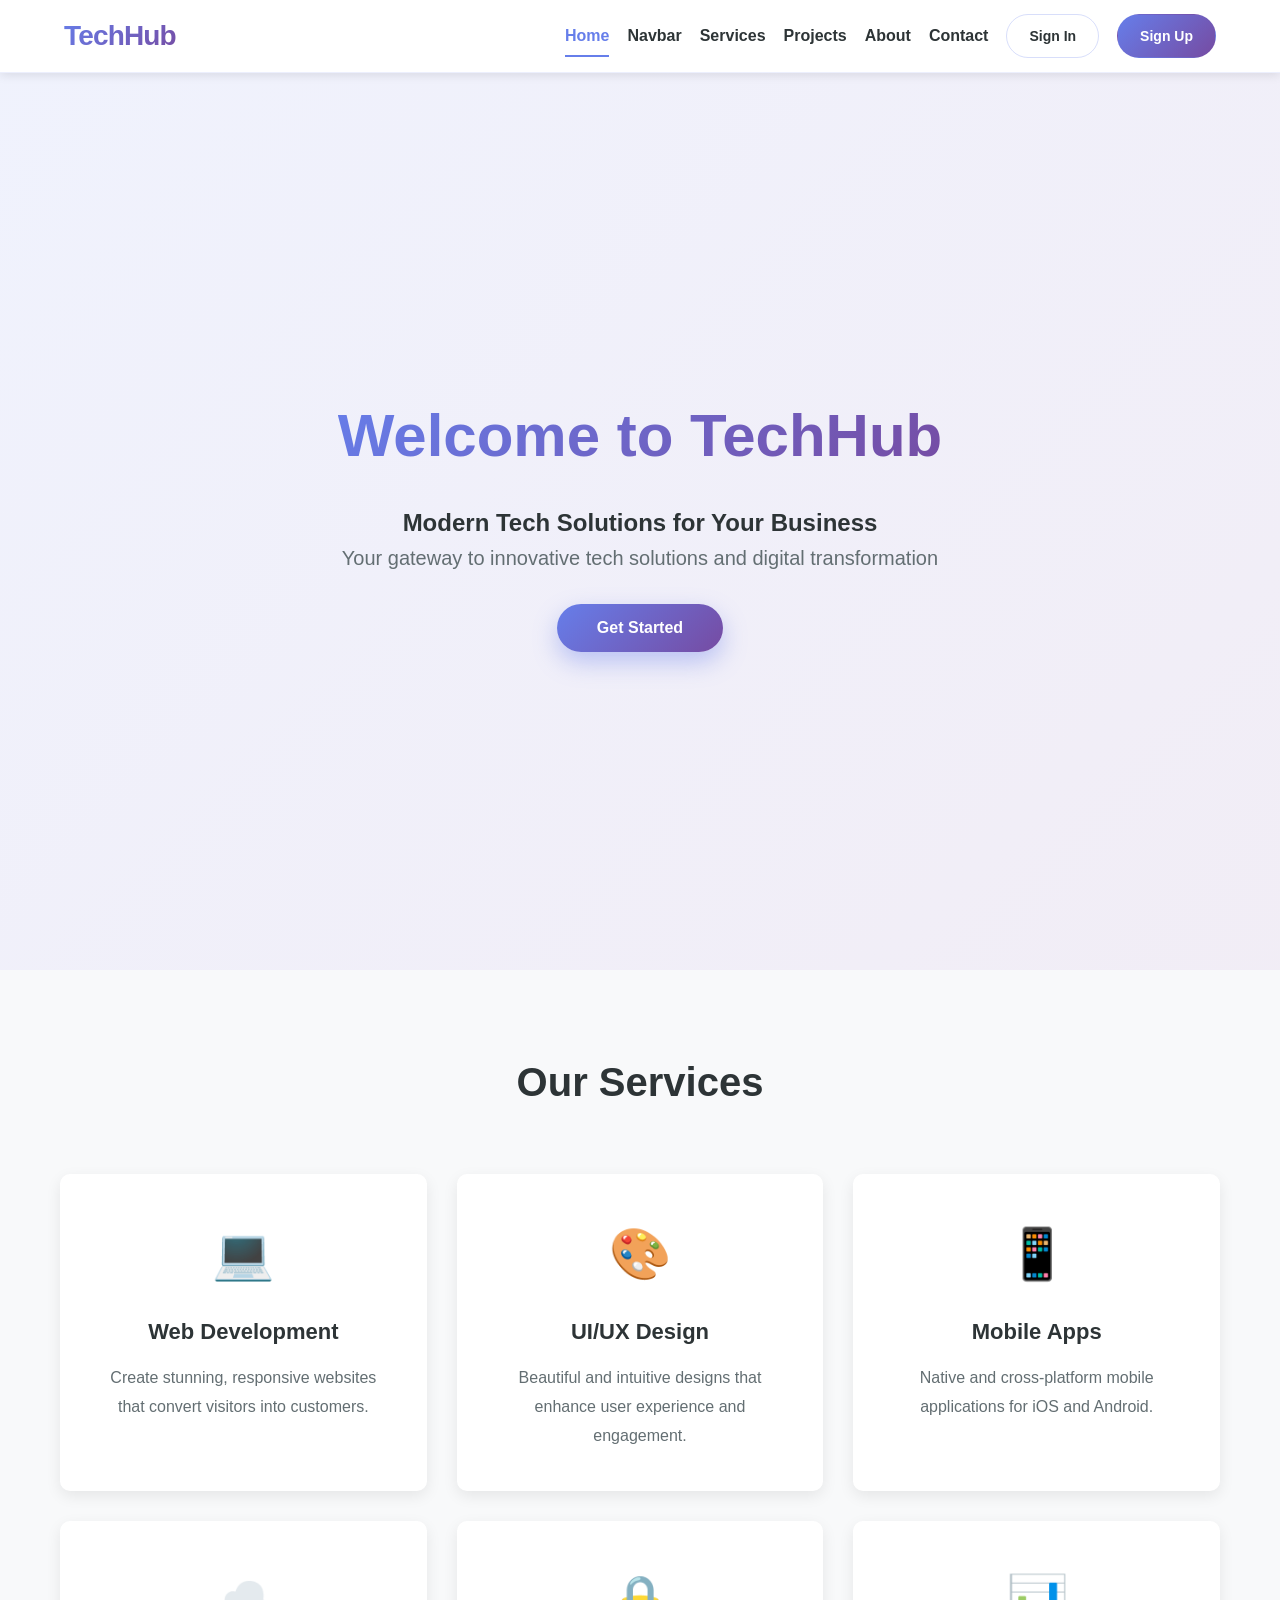
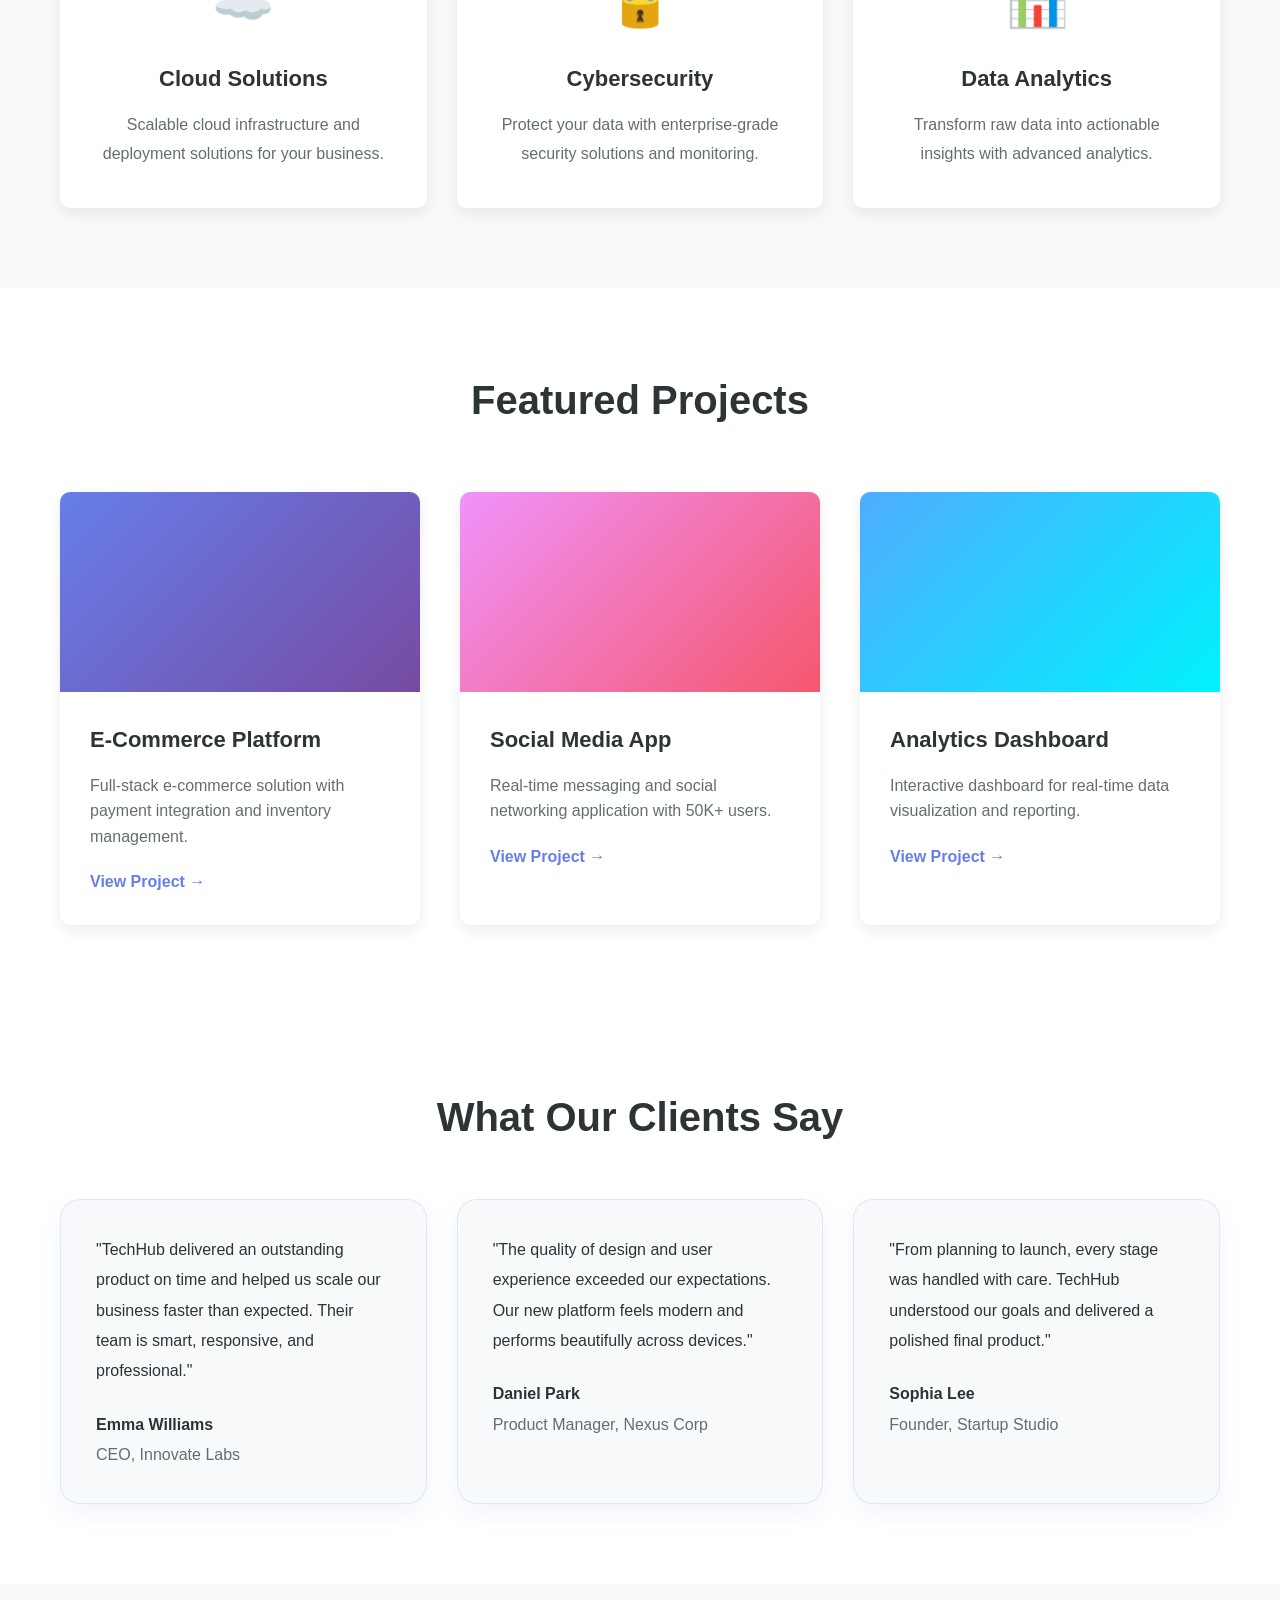
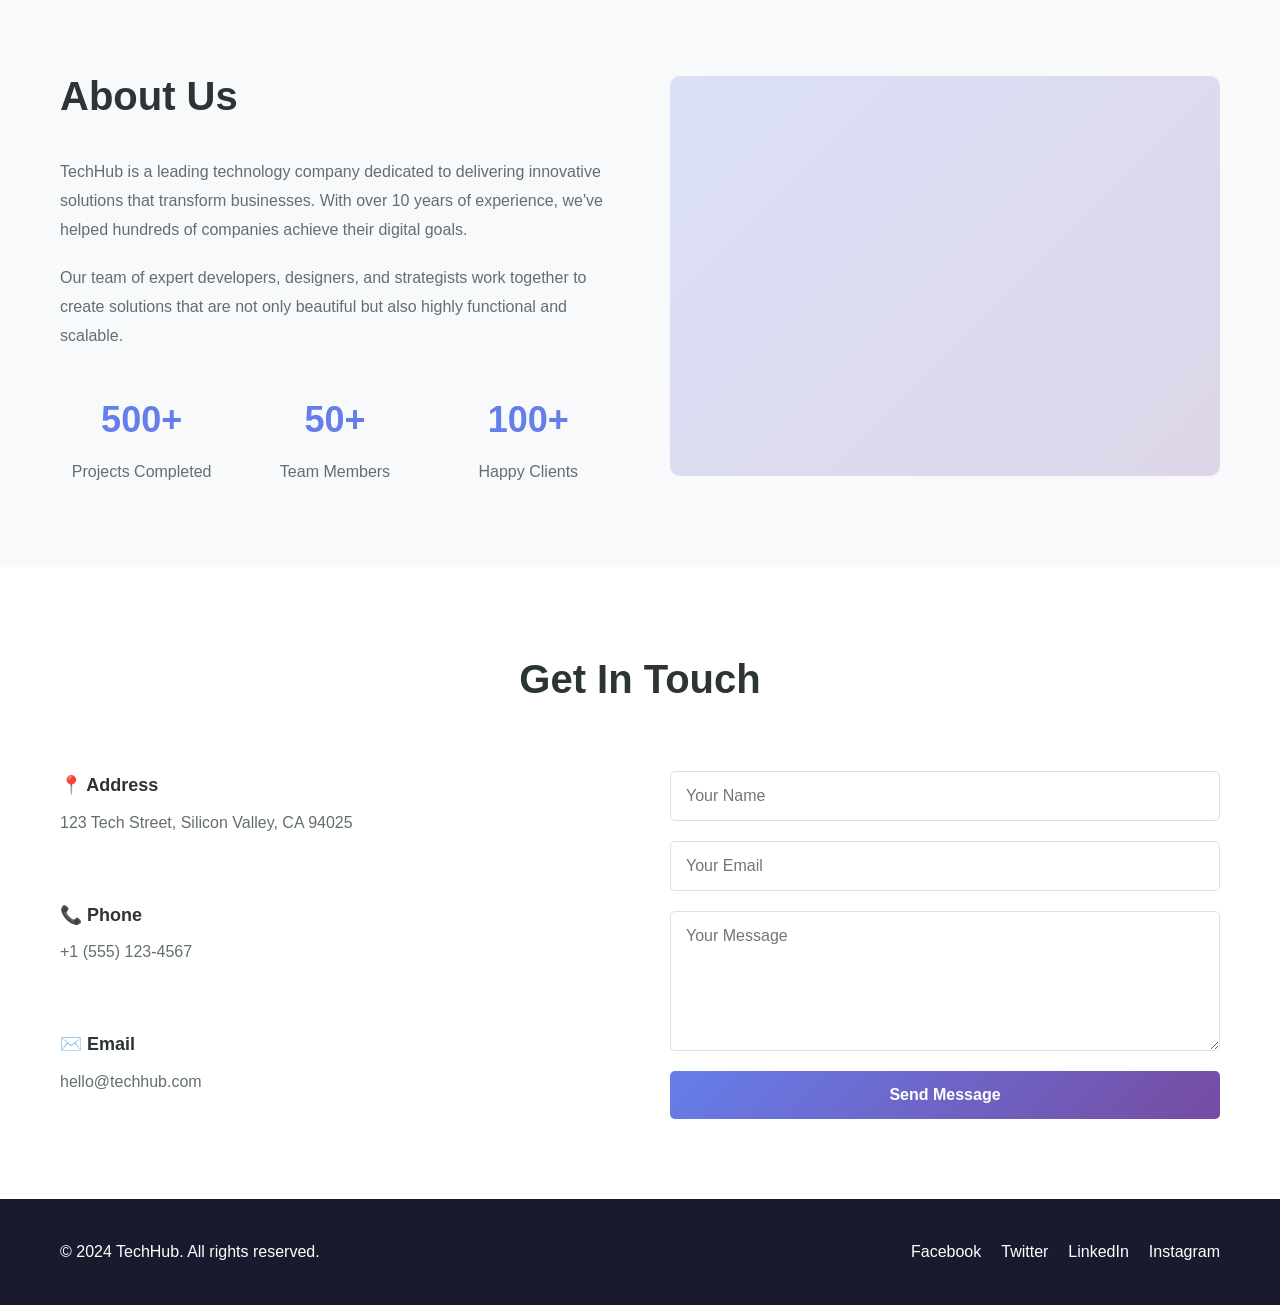
<file: index.html>
<!doctype html>
<html lang="en">
  <head>
    <meta charset="UTF-8" />
    <meta name="viewport" content="width=device-width, initial-scale=1.0" />
    <title>TechHub - Modern Tech Solutions</title>
    <link rel="stylesheet" href="styles.css" />
  </head>
  <body>
    <!-- Navigation -->
    <nav class="navbar">
      <div class="nav-container">
        <div class="logo">TechHub</div>
        <ul class="nav-menu" id="navMenu">
          <li><a href="#home" class="nav-link">Home</a></li>
          <li><a href="navbar.html" class="nav-link">Navbar</a></li>
          <li><a href="#services" class="nav-link">Services</a></li>
          <li><a href="#projects" class="nav-link">Projects</a></li>
          <li><a href="#about" class="nav-link">About</a></li>
          <li><a href="#contact" class="nav-link">Contact</a></li>
          <li><a href="login.html" class="btn btn-signin">Sign In</a></li>
          <li><a href="#" class="btn btn-signup">Sign Up</a></li>
        </ul>
        <div class="hamburger" id="hamburger">
          <span></span>
          <span></span>
          <span></span>
        </div>
      </div>
    </nav>

    <!-- Hero Section -->
    <section class="hero" id="home">
      <div class="hero-content">
        <h1>Welcome to TechHub</h1>
        <h2>Modern Tech Solutions for Your Business</h2>
        <p>
          Your gateway to innovative tech solutions and digital transformation
        </p>
        <button class="cta-button">Get Started</button>
      </div>
      <div class="hero-background"></div>
    </section>

    <!-- Services Section -->
    <section class="services" id="services">
      <div class="container">
        <h2>Our Services</h2>
        <div class="services-grid">
          <div class="service-card">
            <div class="service-icon">💻</div>
            <h3>Web Development</h3>
            <p>
              Create stunning, responsive websites that convert visitors into
              customers.
            </p>
          </div>
          <div class="service-card">
            <div class="service-icon">🎨</div>
            <h3>UI/UX Design</h3>
            <p>
              Beautiful and intuitive designs that enhance user experience and
              engagement.
            </p>
          </div>
          <div class="service-card">
            <div class="service-icon">📱</div>
            <h3>Mobile Apps</h3>
            <p>
              Native and cross-platform mobile applications for iOS and Android.
            </p>
          </div>
          <div class="service-card">
            <div class="service-icon">☁️</div>
            <h3>Cloud Solutions</h3>
            <p>
              Scalable cloud infrastructure and deployment solutions for your
              business.
            </p>
          </div>
          <div class="service-card">
            <div class="service-icon">🔒</div>
            <h3>Cybersecurity</h3>
            <p>
              Protect your data with enterprise-grade security solutions and
              monitoring.
            </p>
          </div>
          <div class="service-card">
            <div class="service-icon">📊</div>
            <h3>Data Analytics</h3>
            <p>
              Transform raw data into actionable insights with advanced
              analytics.
            </p>
          </div>
        </div>
      </div>
    </section>

    <!-- Projects Section -->
    <section class="projects" id="projects">
      <div class="container">
        <h2>Featured Projects</h2>
        <div class="projects-grid">
          <div class="project-card">
            <div
              class="project-image"
              style="
                background: linear-gradient(135deg, #667eea 0%, #764ba2 100%);
              "
            ></div>
            <h3>E-Commerce Platform</h3>
            <p>
              Full-stack e-commerce solution with payment integration and
              inventory management.
            </p>
            <a href="#" class="project-link">View Project →</a>
          </div>
          <div class="project-card">
            <div
              class="project-image"
              style="
                background: linear-gradient(135deg, #f093fb 0%, #f5576c 100%);
              "
            ></div>
            <h3>Social Media App</h3>
            <p>
              Real-time messaging and social networking application with 50K+
              users.
            </p>
            <a href="#" class="project-link">View Project →</a>
          </div>
          <div class="project-card">
            <div
              class="project-image"
              style="
                background: linear-gradient(135deg, #4facfe 0%, #00f2fe 100%);
              "
            ></div>
            <h3>Analytics Dashboard</h3>
            <p>
              Interactive dashboard for real-time data visualization and
              reporting.
            </p>
            <a href="#" class="project-link">View Project →</a>
          </div>
        </div>
      </div>
    </section>

    <!-- Testimonials Section -->
    <section class="testimonials" id="testimonials">
      <div class="container">
        <h2>What Our Clients Say</h2>
        <div class="testimonials-grid">
          <div class="testimonial-card">
            <p>
              "TechHub delivered an outstanding product on time and helped us
              scale our business faster than expected. Their team is smart,
              responsive, and professional."
            </p>
            <div class="testimonial-author">
              <strong>Emma Williams</strong>
              <span>CEO, Innovate Labs</span>
            </div>
          </div>
          <div class="testimonial-card">
            <p>
              "The quality of design and user experience exceeded our
              expectations. Our new platform feels modern and performs
              beautifully across devices."
            </p>
            <div class="testimonial-author">
              <strong>Daniel Park</strong>
              <span>Product Manager, Nexus Corp</span>
            </div>
          </div>
          <div class="testimonial-card">
            <p>
              "From planning to launch, every stage was handled with care.
              TechHub understood our goals and delivered a polished final
              product."
            </p>
            <div class="testimonial-author">
              <strong>Sophia Lee</strong>
              <span>Founder, Startup Studio</span>
            </div>
          </div>
        </div>
      </div>
    </section>

    <!-- About Section -->
    <section class="about" id="about">
      <div class="container">
        <div class="about-content">
          <div class="about-text">
            <h2>About Us</h2>
            <p>
              TechHub is a leading technology company dedicated to delivering
              innovative solutions that transform businesses. With over 10 years
              of experience, we've helped hundreds of companies achieve their
              digital goals.
            </p>
            <p>
              Our team of expert developers, designers, and strategists work
              together to create solutions that are not only beautiful but also
              highly functional and scalable.
            </p>
            <div class="about-stats">
              <div class="stat">
                <h4>500+</h4>
                <p>Projects Completed</p>
              </div>
              <div class="stat">
                <h4>50+</h4>
                <p>Team Members</p>
              </div>
              <div class="stat">
                <h4>100+</h4>
                <p>Happy Clients</p>
              </div>
            </div>
          </div>
          <div class="about-image">
            <div class="placeholder-image"></div>
          </div>
        </div>
      </div>
    </section>

    <!-- Contact Section -->
    <section class="contact" id="contact">
      <div class="container">
        <h2>Get In Touch</h2>
        <div class="contact-content">
          <div class="contact-info">
            <div class="contact-item">
              <h4>📍 Address</h4>
              <p>123 Tech Street, Silicon Valley, CA 94025</p>
            </div>
            <div class="contact-item">
              <h4>📞 Phone</h4>
              <p>+1 (555) 123-4567</p>
            </div>
            <div class="contact-item">
              <h4>✉️ Email</h4>
              <p>hello@techhub.com</p>
            </div>
          </div>
          <form class="contact-form" id="contactForm">
            <input type="text" placeholder="Your Name" required />
            <input type="email" placeholder="Your Email" required />
            <textarea placeholder="Your Message" rows="6" required></textarea>
            <button type="submit" class="submit-button">Send Message</button>
          </form>
        </div>
      </div>
    </section>

    <!-- Footer -->
    <footer class="footer">
      <div class="container">
        <p>&copy; 2024 TechHub. All rights reserved.</p>
        <div class="social-links">
          <a href="#" class="social-link">Facebook</a>
          <a href="#" class="social-link">Twitter</a>
          <a href="#" class="social-link">LinkedIn</a>
          <a href="#" class="social-link">Instagram</a>
        </div>
      </div>
    </footer>

    <script src="script.js"></script>
  </body>
</html>
</file>
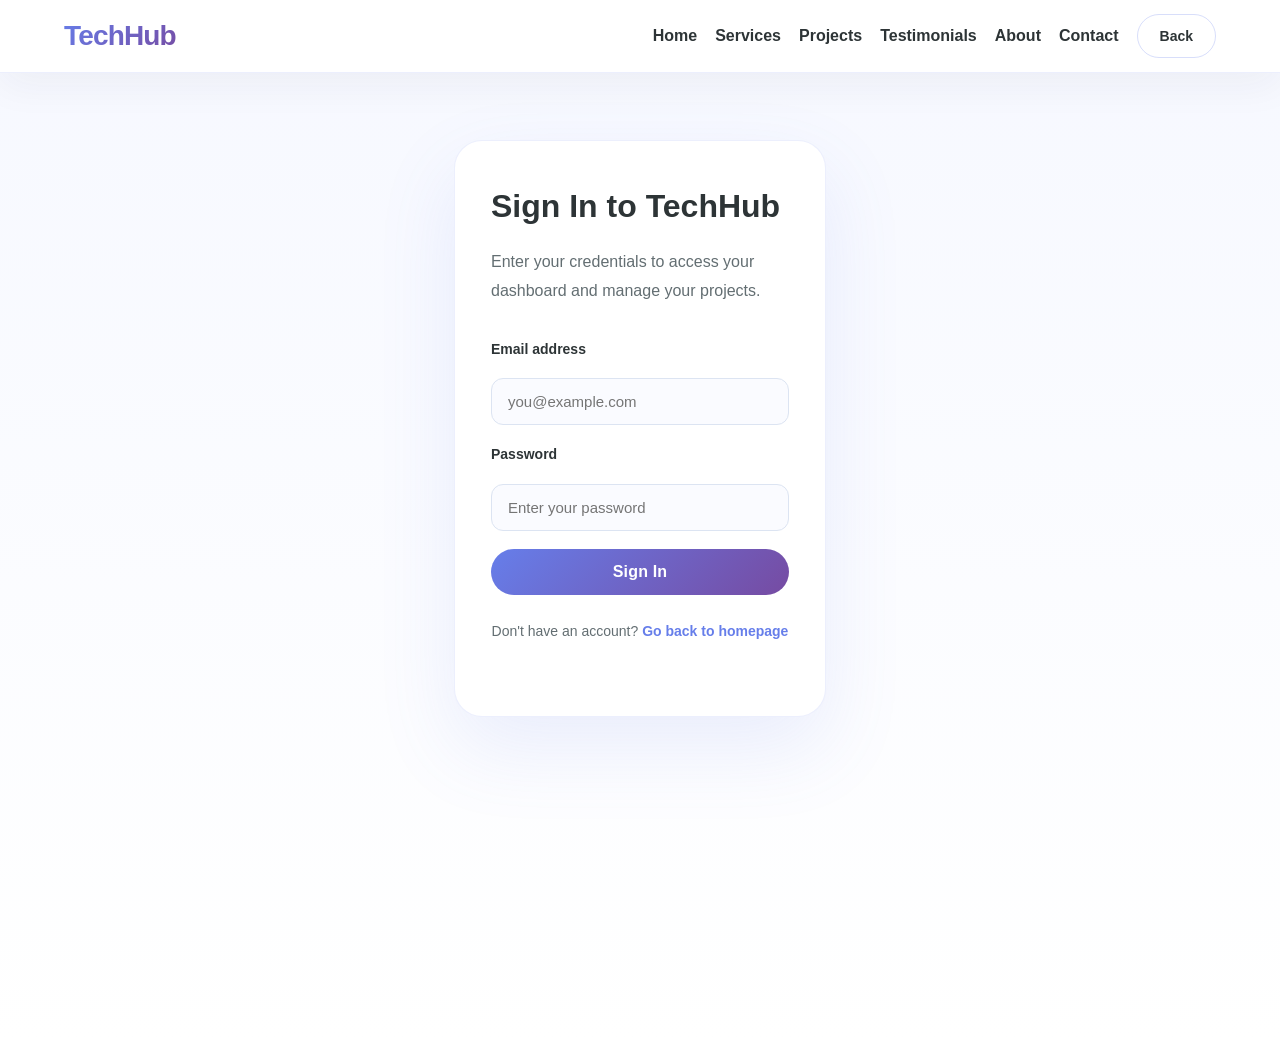
<file: login.html>
<!doctype html>
<html lang="en">
  <head>
    <meta charset="UTF-8" />
    <meta name="viewport" content="width=device-width, initial-scale=1.0" />
    <title>TechHub Login</title>
    <link rel="stylesheet" href="styles.css" />
  </head>
  <body class="login-page">
    <nav class="navbar">
      <div class="nav-container">
        <div class="logo">TechHub</div>
        <ul class="nav-menu">
          <li><a href="index.html" class="nav-link">Home</a></li>
          <li><a href="index.html#services" class="nav-link">Services</a></li>
          <li><a href="index.html#projects" class="nav-link">Projects</a></li>
          <li>
            <a href="index.html#testimonials" class="nav-link">Testimonials</a>
          </li>
          <li><a href="index.html#about" class="nav-link">About</a></li>
          <li><a href="index.html#contact" class="nav-link">Contact</a></li>
          <li><a href="index.html" class="btn btn-signin">Back</a></li>
        </ul>
        <div class="hamburger" id="hamburger">
          <span></span>
          <span></span>
          <span></span>
        </div>
      </div>
    </nav>

    <main class="login-container">
      <div class="login-card">
        <h2>Sign In to TechHub</h2>
        <p>
          Enter your credentials to access your dashboard and manage your
          projects.
        </p>
        <form class="login-form" action="#" method="post">
          <label for="email">Email address</label>
          <input
            type="email"
            id="email"
            name="email"
            placeholder="you@example.com"
            required
          />

          <label for="password">Password</label>
          <input
            type="password"
            id="password"
            name="password"
            placeholder="Enter your password"
            required
          />

          <button type="submit" class="submit-button">Sign In</button>
        </form>
        <p class="login-note">
          Don't have an account?
          <a href="index.html" class="login-link">Go back to homepage</a>
        </p>
      </div>
    </main>
  </body>
</html>
</file>
<file: styles.css>
/* Reset and Base Styles */
* {
  margin: 0;
  padding: 0;
  box-sizing: border-box;
}

:root {
  --primary-color: #667eea;
  --secondary-color: #764ba2;
  --accent-color: #f5576c;
  --dark-bg: #1a1a2e;
  --light-bg: #f8f9fa;
  --text-dark: #2d3436;
  --text-light: #636e72;
  --white: #ffffff;
  --transition: all 0.3s ease;
}

html {
  scroll-behavior: smooth;
}

body {
  font-family: "Segoe UI", Tahoma, Geneva, Verdana, sans-serif;
  line-height: 1.6;
  color: var(--text-dark);
  background-color: var(--white);
}

.container {
  max-width: 1200px;
  margin: 0 auto;
  padding: 0 20px;
}

/* Navbar */
.navbar {
  position: fixed;
  top: 0;
  width: 100%;
  background: rgba(255, 255, 255, 0.92);
  backdrop-filter: blur(18px);
  border-bottom: 1px solid rgba(102, 126, 234, 0.12);
  box-shadow: 0 12px 40px rgba(36, 40, 60, 0.05);
  z-index: 1000;
  transition: var(--transition);
}

.nav-container {
  max-width: 1200px;
  margin: 0 auto;
  padding: 0 24px;
  display: flex;
  justify-content: space-between;
  align-items: center;
  height: 72px;
}

.logo {
  font-size: 28px;
  font-weight: 800;
  letter-spacing: -0.03em;
  background: linear-gradient(
    135deg,
    var(--primary-color),
    var(--secondary-color)
  );
  -webkit-background-clip: text;
  -webkit-text-fill-color: transparent;
  background-clip: text;
}

.nav-menu {
  display: flex;
  list-style: none;
  gap: 18px;
  align-items: center;
}

.nav-link,
.btn {
  text-decoration: none;
  color: var(--text-dark);
  font-weight: 600;
  transition: var(--transition);
  position: relative;
}

.nav-link {
  padding: 8px 0;
}

.nav-link::after {
  content: "";
  position: absolute;
  left: 0;
  bottom: -6px;
  width: 0;
  height: 2px;
  background: var(--primary-color);
  transition: var(--transition);
}

.nav-link:hover,
.nav-link.active {
  color: var(--primary-color);
}

.nav-link:hover::after,
.nav-link.active::after {
  width: 100%;
}

.btn {
  padding: 10px 22px;
  border-radius: 999px;
  font-size: 14px;
  border: 1px solid transparent;
}

.btn-signin {
  background: rgba(255, 255, 255, 0.95);
  color: var(--text-dark);
  border-color: rgba(102, 126, 234, 0.25);
}

.btn-signin:hover {
  background: rgba(102, 126, 234, 0.12);
  color: var(--primary-color);
}

.btn-signup {
  background: linear-gradient(
    135deg,
    var(--primary-color),
    var(--secondary-color)
  );
  color: var(--white);
}

.btn-signup:hover {
  opacity: 0.92;
}

.nav-link::after {
  content: "";
  position: absolute;
  bottom: -5px;
  left: 0;
  width: 0;
  height: 2px;
  background: var(--primary-color);
  transition: var(--transition);
}

.nav-link:hover::after {
  width: 100%;
}

.btn {
  display: inline-block;
  padding: 10px 22px;
  border-radius: 50px;
  font-size: 14px;
  font-weight: 600;
  text-decoration: none;
  transition: var(--transition);
}

.btn-signin {
  color: var(--text-dark);
  border: 1px solid rgba(102, 126, 234, 0.25);
  background: transparent;
}

.btn-signin:hover {
  background: rgba(102, 126, 234, 0.08);
  color: var(--primary-color);
}

.btn-signup {
  color: var(--white);
  background: linear-gradient(
    135deg,
    var(--primary-color),
    var(--secondary-color)
  );
  border: 1px solid transparent;
}

.btn-signup:hover {
  opacity: 0.95;
}

.hamburger {
  display: none;
  flex-direction: column;
  cursor: pointer;
}

.hamburger span {
  width: 25px;
  height: 3px;
  background: var(--text-dark);
  margin: 5px 0;
  transition: var(--transition);
}

/* Hero Section */
.hero {
  margin-top: 70px;
  min-height: 100vh;
  display: flex;
  align-items: center;
  justify-content: center;
  position: relative;
  overflow: hidden;
}

.hero-background {
  position: absolute;
  top: 0;
  left: 0;
  width: 100%;
  height: 100%;
  background: linear-gradient(
    135deg,
    var(--primary-color) 0%,
    var(--secondary-color) 100%
  );
  opacity: 0.1;
  z-index: -1;
}

.hero-content {
  text-align: center;
  z-index: 1;
  animation: fadeInUp 1s ease;
}

.hero h1 {
  font-size: 60px;
  margin-bottom: 20px;
  color: var(--text-dark);
  background: linear-gradient(
    135deg,
    var(--primary-color),
    var(--secondary-color)
  );
  -webkit-background-clip: text;
  -webkit-text-fill-color: transparent;
  background-clip: text;
}

.hero p {
  font-size: 20px;
  color: var(--text-light);
  margin-bottom: 30px;
  max-width: 600px;
  margin-left: auto;
  margin-right: auto;
}

.cta-button {
  padding: 15px 40px;
  font-size: 16px;
  font-weight: 600;
  border: none;
  border-radius: 50px;
  background: linear-gradient(
    135deg,
    var(--primary-color),
    var(--secondary-color)
  );
  color: var(--white);
  cursor: pointer;
  transition: var(--transition);
  box-shadow: 0 10px 25px rgba(102, 126, 234, 0.4);
}

.cta-button:hover {
  transform: translateY(-3px);
  box-shadow: 0 15px 35px rgba(102, 126, 234, 0.6);
}

/* Services Section */
.services {
  padding: 80px 0;
  background: var(--light-bg);
}

.services h2,
.projects h2,
.contact h2 {
  font-size: 40px;
  text-align: center;
  margin-bottom: 60px;
  color: var(--text-dark);
}

.services-grid {
  display: grid;
  grid-template-columns: repeat(auto-fit, minmax(300px, 1fr));
  gap: 30px;
}

.service-card {
  background: var(--white);
  padding: 40px;
  border-radius: 10px;
  text-align: center;
  transition: var(--transition);
  box-shadow: 0 5px 15px rgba(0, 0, 0, 0.08);
}

.service-card:hover {
  transform: translateY(-10px);
  box-shadow: 0 15px 35px rgba(0, 0, 0, 0.15);
}

.service-icon {
  font-size: 50px;
  margin-bottom: 20px;
}

.service-card h3 {
  font-size: 22px;
  margin-bottom: 15px;
  color: var(--text-dark);
}

.service-card p {
  color: var(--text-light);
  line-height: 1.8;
}

/* Projects Section */
.projects {
  padding: 80px 0;
}

.projects-grid {
  display: grid;
  grid-template-columns: repeat(auto-fit, minmax(320px, 1fr));
  gap: 40px;
}

.project-card {
  background: var(--white);
  border-radius: 10px;
  overflow: hidden;
  box-shadow: 0 5px 15px rgba(0, 0, 0, 0.08);
  transition: var(--transition);
}

.project-card:hover {
  transform: translateY(-10px);
  box-shadow: 0 15px 35px rgba(0, 0, 0, 0.15);
}

.project-image {
  width: 100%;
  height: 200px;
  transition: var(--transition);
}

.project-card:hover .project-image {
  transform: scale(1.05);
}

.project-card h3 {
  font-size: 22px;
  padding: 30px 30px 15px;
  color: var(--text-dark);
}

.project-card p {
  padding: 0 30px;
  color: var(--text-light);
  margin-bottom: 20px;
}

.project-link {
  display: inline-block;
  padding: 0 30px 30px;
  color: var(--primary-color);
  text-decoration: none;
  font-weight: 600;
  transition: var(--transition);
}

.project-link:hover {
  color: var(--secondary-color);
}

/* Testimonials Section */
.testimonials {
  padding: 80px 0;
  background: #ffffff;
}

.testimonials h2 {
  font-size: 40px;
  text-align: center;
  margin-bottom: 50px;
  color: var(--text-dark);
}

.testimonials-grid {
  display: grid;
  grid-template-columns: repeat(auto-fit, minmax(280px, 1fr));
  gap: 30px;
}

.testimonial-card {
  background: var(--light-bg);
  padding: 35px;
  border-radius: 20px;
  border: 1px solid rgba(102, 126, 234, 0.15);
  box-shadow: 0 10px 25px rgba(102, 126, 234, 0.08);
  transition: var(--transition);
}

.testimonial-card:hover {
  transform: translateY(-6px);
}

.testimonial-card p {
  color: var(--text-dark);
  font-size: 16px;
  line-height: 1.9;
  margin-bottom: 25px;
}

.testimonial-author {
  display: flex;
  flex-direction: column;
  gap: 5px;
  color: var(--text-light);
}

.testimonial-author strong {
  color: var(--text-dark);
}

/* About Section */
.about {
  padding: 80px 0;
  background: var(--light-bg);
}

.about-content {
  display: grid;
  grid-template-columns: 1fr 1fr;
  gap: 60px;
  align-items: center;
}

.about h2 {
  font-size: 40px;
  margin-bottom: 30px;
  color: var(--text-dark);
}

.about-text p {
  color: var(--text-light);
  margin-bottom: 20px;
  line-height: 1.8;
  font-size: 16px;
}

.about-stats {
  display: grid;
  grid-template-columns: repeat(3, 1fr);
  gap: 30px;
  margin-top: 40px;
}

.stat {
  text-align: center;
}

.stat h4 {
  font-size: 36px;
  color: var(--primary-color);
  margin-bottom: 10px;
}

.stat p {
  color: var(--text-light);
  margin: 0;
}

.placeholder-image {
  width: 100%;
  height: 400px;
  background: linear-gradient(
    135deg,
    var(--primary-color),
    var(--secondary-color)
  );
  border-radius: 10px;
  opacity: 0.2;
}

/* Contact Section */
.contact {
  padding: 80px 0;
}

.contact-content {
  display: grid;
  grid-template-columns: 1fr 1fr;
  gap: 60px;
  margin-top: 50px;
}

.contact-info {
  display: grid;
  grid-template-columns: 1fr;
  gap: 40px;
}

.contact-item h4 {
  font-size: 18px;
  margin-bottom: 10px;
  color: var(--text-dark);
}

.contact-item p {
  color: var(--text-light);
}

.contact-form {
  display: flex;
  flex-direction: column;
  gap: 20px;
}

.contact-form input,
.contact-form textarea {
  padding: 15px;
  border: 1px solid #e0e0e0;
  border-radius: 5px;
  font-family: inherit;
  font-size: 16px;
  transition: var(--transition);
}

.contact-form input:focus,
.contact-form textarea:focus {
  outline: none;
  border-color: var(--primary-color);
  box-shadow: 0 0 0 3px rgba(102, 126, 234, 0.1);
}

.submit-button {
  padding: 15px;
  background: linear-gradient(
    135deg,
    var(--primary-color),
    var(--secondary-color)
  );
  color: var(--white);
  border: none;
  border-radius: 5px;
  font-size: 16px;
  font-weight: 600;
  cursor: pointer;
  transition: var(--transition);
}

.submit-button:hover {
  transform: translateY(-3px);
  box-shadow: 0 10px 25px rgba(102, 126, 234, 0.4);
}

/* Login Page */
.login-page {
  background: linear-gradient(180deg, #f6f8ff 0%, #ffffff 100%);
  min-height: 100vh;
}

.login-container {
  max-width: 420px;
  margin: 140px auto 80px;
  padding: 0 24px;
}

.login-card {
  background: var(--white);
  border-radius: 28px;
  padding: 40px 36px;
  box-shadow: 0 32px 80px rgba(102, 126, 234, 0.12);
  border: 1px solid rgba(102, 126, 234, 0.12);
}

.login-card h2 {
  font-size: 32px;
  margin-bottom: 16px;
  color: var(--text-dark);
}

.login-card p {
  color: var(--text-light);
  line-height: 1.8;
  margin-bottom: 32px;
}

.login-form {
  display: grid;
  gap: 18px;
}

.login-form label {
  font-size: 14px;
  color: var(--text-dark);
  font-weight: 600;
}

.login-form input {
  width: 100%;
  padding: 14px 16px;
  font-size: 15px;
  border-radius: 12px;
  border: 1px solid #dce4f2;
  background: #fafbff;
  transition: var(--transition);
}

.login-form input:focus {
  outline: none;
  border-color: var(--primary-color);
  box-shadow: 0 0 0 4px rgba(102, 126, 234, 0.12);
}

.login-form .submit-button {
  width: 100%;
  padding: 14px 18px;
  border-radius: 999px;
  font-size: 16px;
  letter-spacing: 0.01em;
}

.login-note {
  margin-top: 24px;
  color: var(--text-light);
  font-size: 14px;
  text-align: center;
}

.login-note .login-link {
  color: var(--primary-color);
  text-decoration: none;
  font-weight: 700;
}

.login-note .login-link:hover {
  text-decoration: underline;
}

/* Footer */
.footer {
  background: var(--dark-bg);
  color: var(--white);
  padding: 40px 0;
  text-align: center;
}

.footer .container {
  display: flex;
  justify-content: space-between;
  align-items: center;
}

.social-links {
  display: flex;
  gap: 20px;
}

.social-link {
  color: var(--white);
  text-decoration: none;
  transition: var(--transition);
}

.social-link:hover {
  color: var(--primary-color);
}

/* Animations */
@keyframes fadeInUp {
  from {
    opacity: 0;
    transform: translateY(30px);
  }
  to {
    opacity: 1;
    transform: translateY(0);
  }
}

/* Responsive Design */
@media (max-width: 768px) {
  .hamburger {
    display: flex;
  }

  .nav-menu {
    position: fixed;
    top: 72px;
    right: 0;
    width: 280px;
    height: calc(100vh - 72px);
    flex-direction: column;
    justify-content: flex-start;
    align-items: stretch;
    background: rgba(255, 255, 255, 0.98);
    padding: 24px 18px;
    gap: 12px;
    transform: translateX(100%);
    transition: transform 0.3s ease;
    box-shadow: -10px 24px 60px rgba(36, 40, 60, 0.12);
  }

  .nav-menu.active {
    transform: translateX(0);
  }

  .nav-menu li {
    border-bottom: 1px solid rgba(15, 23, 42, 0.05);
    padding: 12px 0;
  }

  .nav-menu li:last-child {
    border-bottom: none;
  }

  .nav-menu .nav-link,
  .nav-menu .btn {
    width: 100%;
    text-align: left;
    padding: 12px 16px;
  }

  .btn {
    width: auto;
  }

  .nav-menu .btn-signin,
  .nav-menu .btn-signup {
    margin-top: 8px;
  }

  .hero h1 {
    font-size: 40px;
  }

  .hero p {
    font-size: 16px;
  }

  .services h2,
  .projects h2,
  .contact h2 {
    font-size: 30px;
  }

  .about-content,
  .contact-content {
    grid-template-columns: 1fr;
    gap: 40px;
  }

  .footer .container {
    flex-direction: column;
    gap: 20px;
  }

  .about-stats {
    grid-template-columns: 1fr;
  }
}

@media (max-width: 480px) {
  .hero h1 {
    font-size: 30px;
  }

  .services-grid,
  .projects-grid {
    grid-template-columns: 1fr;
  }

  .cta-button {
    padding: 12px 30px;
    font-size: 14px;
  }
}
</file>
